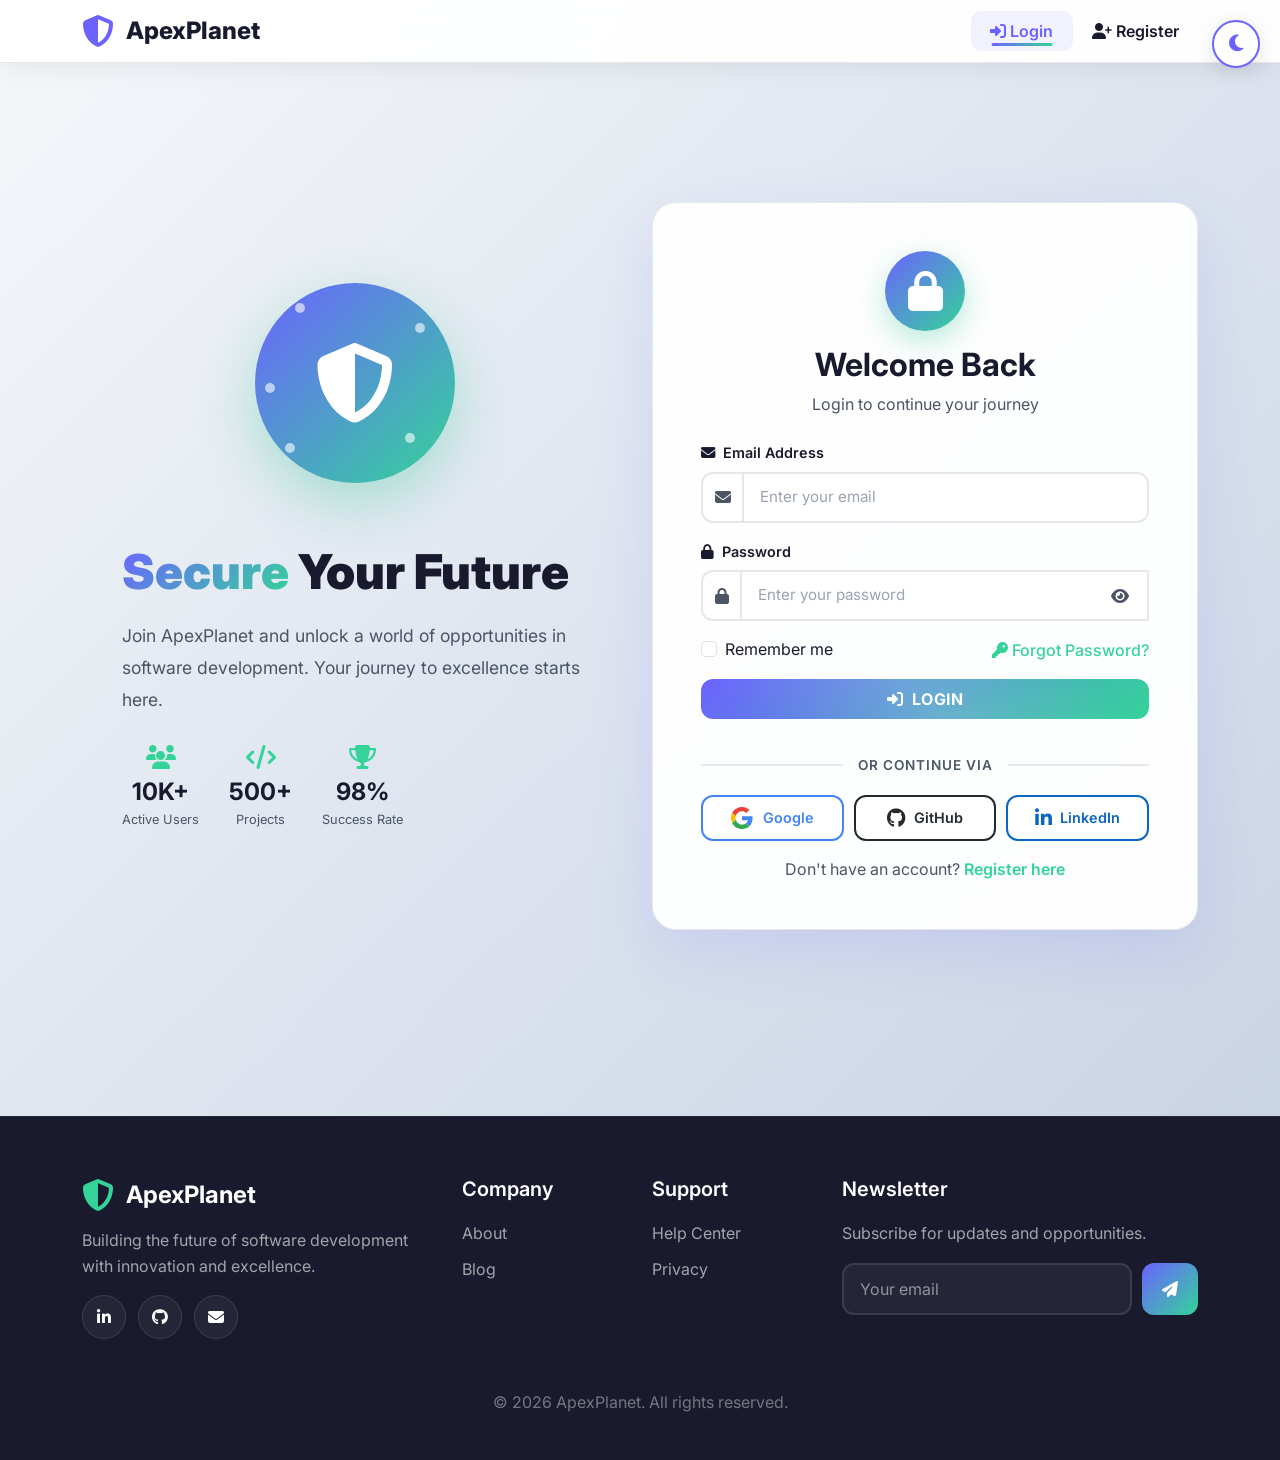
<file: internship-task-2/index.html>
<!DOCTYPE html>
<html lang="en">
<head>
    <meta charset="UTF-8">
    <meta name="viewport" content="width=device-width, initial-scale=1.0">
    <title>Login - ApexPlanet</title>
    
    <!-- Bootstrap 5 CDN -->
    <link href="https://cdn.jsdelivr.net/npm/bootstrap@5.3.0/dist/css/bootstrap.min.css" rel="stylesheet">
    
    <!-- Google Fonts -->
    <link href="https://fonts.googleapis.com/css2?family=Inter:wght@300;400;500;600;700;800;900&display=swap" rel="stylesheet">
    
    <!-- Font Awesome Icons -->
    <link rel="stylesheet" href="https://cdnjs.cloudflare.com/ajax/libs/font-awesome/6.4.0/css/all.min.css">
    
    <!-- AOS Animation Library -->
    <link href="https://unpkg.com/aos@2.3.1/dist/aos.css" rel="stylesheet">
    
    <!-- Custom CSS -->
    <link rel="stylesheet" href="css/style.css">
</head>
<body>
    <!-- Dark Mode Toggle - Clean Circle Button -->
    <div class="theme-toggle-wrapper">
        <button class="theme-toggle-circle" id="themeToggle" aria-label="Toggle Dark Mode">
            <i class="fas fa-moon"></i>
        </button>
    </div>

    <!-- Navbar -->
    <nav class="navbar navbar-expand-lg fixed-top">
        <div class="container">
            <a class="navbar-brand" href="#">
                <div class="brand-logo">
                    <i class="fas fa-shield-halved"></i>
                    <span>ApexPlanet</span>
                </div>
            </a>
            <button class="navbar-toggler" type="button" data-bs-toggle="collapse" data-bs-target="#navbarNav">
                <span class="navbar-toggler-icon"></span>
            </button>
            <div class="collapse navbar-collapse" id="navbarNav">
                <ul class="navbar-nav ms-auto">
                    <li class="nav-item">
                        <a class="nav-link active" href="index.html">
                            <i class="fas fa-sign-in-alt me-1"></i>Login
                        </a>
                    </li>
                    <li class="nav-item">
                        <a class="nav-link" href="register.html">
                            <i class="fas fa-user-plus me-1"></i>Register
                        </a>
                    </li>
                </ul>
            </div>
        </div>
    </nav>

    <!-- Hero Section with Shield -->
    <section class="hero-section">
        <div class="container">
            <div class="row align-items-center min-vh-100">
                <!-- Left Side - Shield Image -->
                <div class="col-lg-6 d-none d-lg-block" data-aos="fade-right" data-aos-duration="1000">
                    <div class="hero-image-wrapper">
                        <div class="floating-shield">
                            <i class="fas fa-shield-halved"></i>
                            <div class="shield-particles">
                                <span class="particle"></span>
                                <span class="particle"></span>
                                <span class="particle"></span>
                                <span class="particle"></span>
                                <span class="particle"></span>
                            </div>
                        </div>
                        <div class="hero-content-text">
                            <h1 class="hero-title">
                                <span class="gradient-text">Secure</span> Your Future
                            </h1>
                            <p class="hero-description">
                                Join ApexPlanet and unlock a world of opportunities in software development.
                                Your journey to excellence starts here.
                            </p>
                            <div class="hero-stats">
                                <div class="stat-item">
                                    <i class="fas fa-users"></i>
                                    <span>10K+</span>
                                    <small>Active Users</small>
                                </div>
                                <div class="stat-item">
                                    <i class="fas fa-code"></i>
                                    <span>500+</span>
                                    <small>Projects</small>
                                </div>
                                <div class="stat-item">
                                    <i class="fas fa-trophy"></i>
                                    <span>98%</span>
                                    <small>Success Rate</small>
                                </div>
                            </div>
                        </div>
                    </div>
                </div>

                <!-- Right Side - Login Form -->
                <div class="col-lg-6 col-md-10 mx-auto" data-aos="fade-left" data-aos-duration="1000">
                    <div class="card form-card animate-fade-in">
                        <div class="card-body p-5">
                            <div class="text-center mb-4">
                                <!-- Lock Logo -->
                                <div class="brand-icon">
                                    <i class="fas fa-lock"></i>
                                </div>
                                <h2 class="fw-bold welcome-title">Welcome Back</h2>
                                <p class="text-muted subtitle-text">Login to continue your journey</p>
                            </div>

                            <form id="loginForm" novalidate>
                                <div class="mb-3">
                                    <label for="loginEmail" class="form-label fw-semibold">
                                        <i class="fas fa-envelope me-2"></i>Email Address
                                    </label>
                                    <div class="input-group">
                                        <span class="input-group-text"><i class="fas fa-envelope"></i></span>
                                        <input type="email" class="form-control" id="loginEmail" 
                                               placeholder="Enter your email" required>
                                    </div>
                                    <div class="invalid-feedback">Please enter a valid email.</div>
                                </div>

                                <div class="mb-3">
                                    <label for="loginPassword" class="form-label fw-semibold">
                                        <i class="fas fa-lock me-2"></i>Password
                                    </label>
                                    <div class="password-wrapper input-group">
                                        <span class="input-group-text"><i class="fas fa-lock"></i></span>
                                        <input type="password" class="form-control" id="loginPassword" 
                                               placeholder="Enter your password" required>
                                        <button type="button" class="toggle-password" onclick="togglePassword('loginPassword')">
                                            <i class="fas fa-eye"></i>
                                        </button>
                                    </div>
                                    <div class="invalid-feedback">Please enter your password.</div>
                                </div>

                                <div class="mb-3 d-flex justify-content-between align-items-center">
                                    <div class="form-check">
                                        <input class="form-check-input" type="checkbox" id="rememberMe">
                                        <label class="form-check-label remember-label" for="rememberMe">
                                            Remember me
                                        </label>
                                    </div>
                                    <a href="#" class="text-decoration-none forgot-link">
                                        <i class="fas fa-key me-1"></i>Forgot Password?
                                    </a>
                                </div>

                                <button type="submit" class="btn btn-primary w-100 py-2 mb-3">
                                    <i class="fas fa-sign-in-alt me-2"></i>LOGIN
                                    <span class="btn-shimmer"></span>
                                </button>

                                <div class="divider">
                                    <span>OR CONTINUE VIA</span>
                                </div>

                             <div class="social-login">
    <button type="button" class="btn social-btn google">
        <span class="google-logo">
            <svg viewBox="0 0 48 48" width="22" height="22">
                <path fill="#EA4335" d="M24 9.5c3.54 0 6.71 1.22 9.21 3.6l6.85-6.85C35.9 2.38 30.47 0 24 0 14.62 0 6.51 5.38 2.56 13.22l7.98 6.19C12.43 13.72 17.74 9.5 24 9.5z"/>
                <path fill="#4285F4" d="M46.98 24.55c0-1.57-.15-3.09-.38-4.55H24v9.02h12.94c-.58 2.96-2.26 5.48-4.78 7.18l7.73 6c4.51-4.18 7.09-10.36 7.09-17.65z"/>
                <path fill="#FBBC05" d="M10.53 28.59c-.48-1.45-.76-2.99-.76-4.59s.27-3.14.76-4.59l-7.98-6.19C.92 16.46 0 20.12 0 24c0 3.88.92 7.54 2.56 10.78l7.97-6.19z"/>
                <path fill="#34A853" d="M24 48c6.48 0 11.93-2.13 15.89-5.81l-7.73-6c-2.15 1.45-4.92 2.3-8.16 2.3-6.26 0-11.57-4.22-13.47-9.91l-7.98 6.19C6.51 42.62 14.62 48 24 48z"/>
                <path fill="none" d="M0 0h48v48H0z"/>
            </svg>
        </span>
        Google
    </button>
    <button type="button" class="btn social-btn github">
        <i class="fab fa-github"></i> GitHub
    </button>
    <button type="button" class="btn social-btn linkedin">
        <i class="fab fa-linkedin-in"></i> LinkedIn
    </button>
</div>

                                <p class="text-center mt-3 mb-0 account-text">
                                    Don't have an account? 
                                    <a href="register.html" class="text-decoration-none fw-semibold register-link">Register here</a>
                                </p>
                            </form>
                        </div>
                    </div>
                </div>
            </div>
        </div>
    </section>
    <!-- ===== HELP CENTER MODAL (Add this before footer) ===== -->
    <div class="modal fade" id="helpModal" tabindex="-1" aria-labelledby="helpModalLabel" aria-hidden="true">
        <div class="modal-dialog modal-dialog-centered">
            <div class="modal-content">
                <div class="modal-header" style="background: linear-gradient(135deg, var(--primary-color), var(--light-green));">
                    <h5 class="modal-title text-white" id="helpModalLabel">
                        <i class="fas fa-headset me-2"></i>
                        Help Center
                    </h5>
                    <button type="button" class="btn-close btn-close-white" data-bs-dismiss="modal" aria-label="Close"></button>
                </div>
                <div class="modal-body text-center py-4">
                    <div class="help-icon mb-3">
                        <i class="fas fa-phone-alt" style="font-size: 4rem; color: var(--light-green);"></i>
                    </div>
                    <h4 class="fw-bold">Need Help?</h4>
                    <p class="text-muted">Contact our support team for any assistance</p>
                    <div class="contact-card p-4" style="background: var(--light-green-bg); border-radius: 16px;">
                        <div class="d-flex align-items-center justify-content-center gap-3">
                            <i class="fas fa-phone" style="color: var(--light-green); font-size: 1.5rem;"></i>
                            <div>
                                <h6 class="mb-0">Call us at</h6>
                                <h4 class="fw-bold" style="color: var(--light-green);">+91 9796143143</h4>
                            </div>
                        </div>
                    </div>
                    <div class="mt-3">
                        <p class="text-muted mb-1">Or email us at</p>
                        <a href="mailto:suryareddy5377@gmail.com" class="text-decoration-none fw-bold" style="color: var(--primary-color);">
                            <i class="fas fa-envelope me-2"></i>suryareddy5377@gmail.com
                        </a>
                    </div>
                </div>
                <div class="modal-footer">
                    <button type="button" class="btn btn-primary" data-bs-dismiss="modal">
                        <i class="fas fa-times me-2"></i>Close
                    </button>
                </div>
            </div>
        </div>
    </div>
 <!-- Footer -->
<footer class="footer">
    <div class="container">
        <div class="row g-4">
            <div class="col-lg-4 col-md-6">
                <div class="footer-brand">
                    <i class="fas fa-shield-halved"></i>
                    <span>ApexPlanet</span>
                </div>
                <p class="footer-text">Building the future of software development with innovation and excellence.</p>
                <div class="social-icons">
                    <a href="https://www.linkedin.com/in/surya-manohar-reddy-goluguri-110299366" target="_blank" aria-label="LinkedIn"><i class="fab fa-linkedin-in"></i></a>
                    <a href="https://github.com/SuryaReddy-5377" target="_blank" aria-label="GitHub"><i class="fab fa-github"></i></a>
                    <a href="mailto:suryareddy5377@gmail.com" aria-label="Email"><i class="fas fa-envelope"></i></a>
                </div>
            </div>
            <div class="col-lg-2 col-md-6">
                <h5>Company</h5>
                <ul class="list-unstyled">
                    <li><a href="#">About</a></li>
                    <li><a href="#">Blog</a></li>
                </ul>
            </div>
            <div class="col-lg-2 col-md-6">
                <h5>Support</h5>
                <ul class="list-unstyled"><li><a href="#" data-bs-toggle="modal" data-bs-target="#helpModal">Help Center</a></li>
                    <li><a href="#">Privacy</a></li>
                </ul>
            </div>
            <div class="col-lg-4 col-md-6">
                <h5>Newsletter</h5>
                <p class="footer-text">Subscribe for updates and opportunities.</p>
                <div class="newsletter-input">
                    <input type="email" placeholder="Your email">
                    <button><i class="fas fa-paper-plane"></i></button>
                </div>
            </div>
        </div>
        <hr>
        <p class="text-center footer-copyright">© 2026 ApexPlanet. All rights reserved.</p>
    </div>
</footer>

    <!-- Bootstrap JS -->
    <script src="https://cdn.jsdelivr.net/npm/bootstrap@5.3.0/dist/js/bootstrap.bundle.min.js"></script>
    
    <!-- AOS Animation -->
    <script src="https://unpkg.com/aos@2.3.1/dist/aos.js"></script>
    
    <!-- Custom JS -->
    <script src="js/script.js"></script>
</body>
</html>
</file>
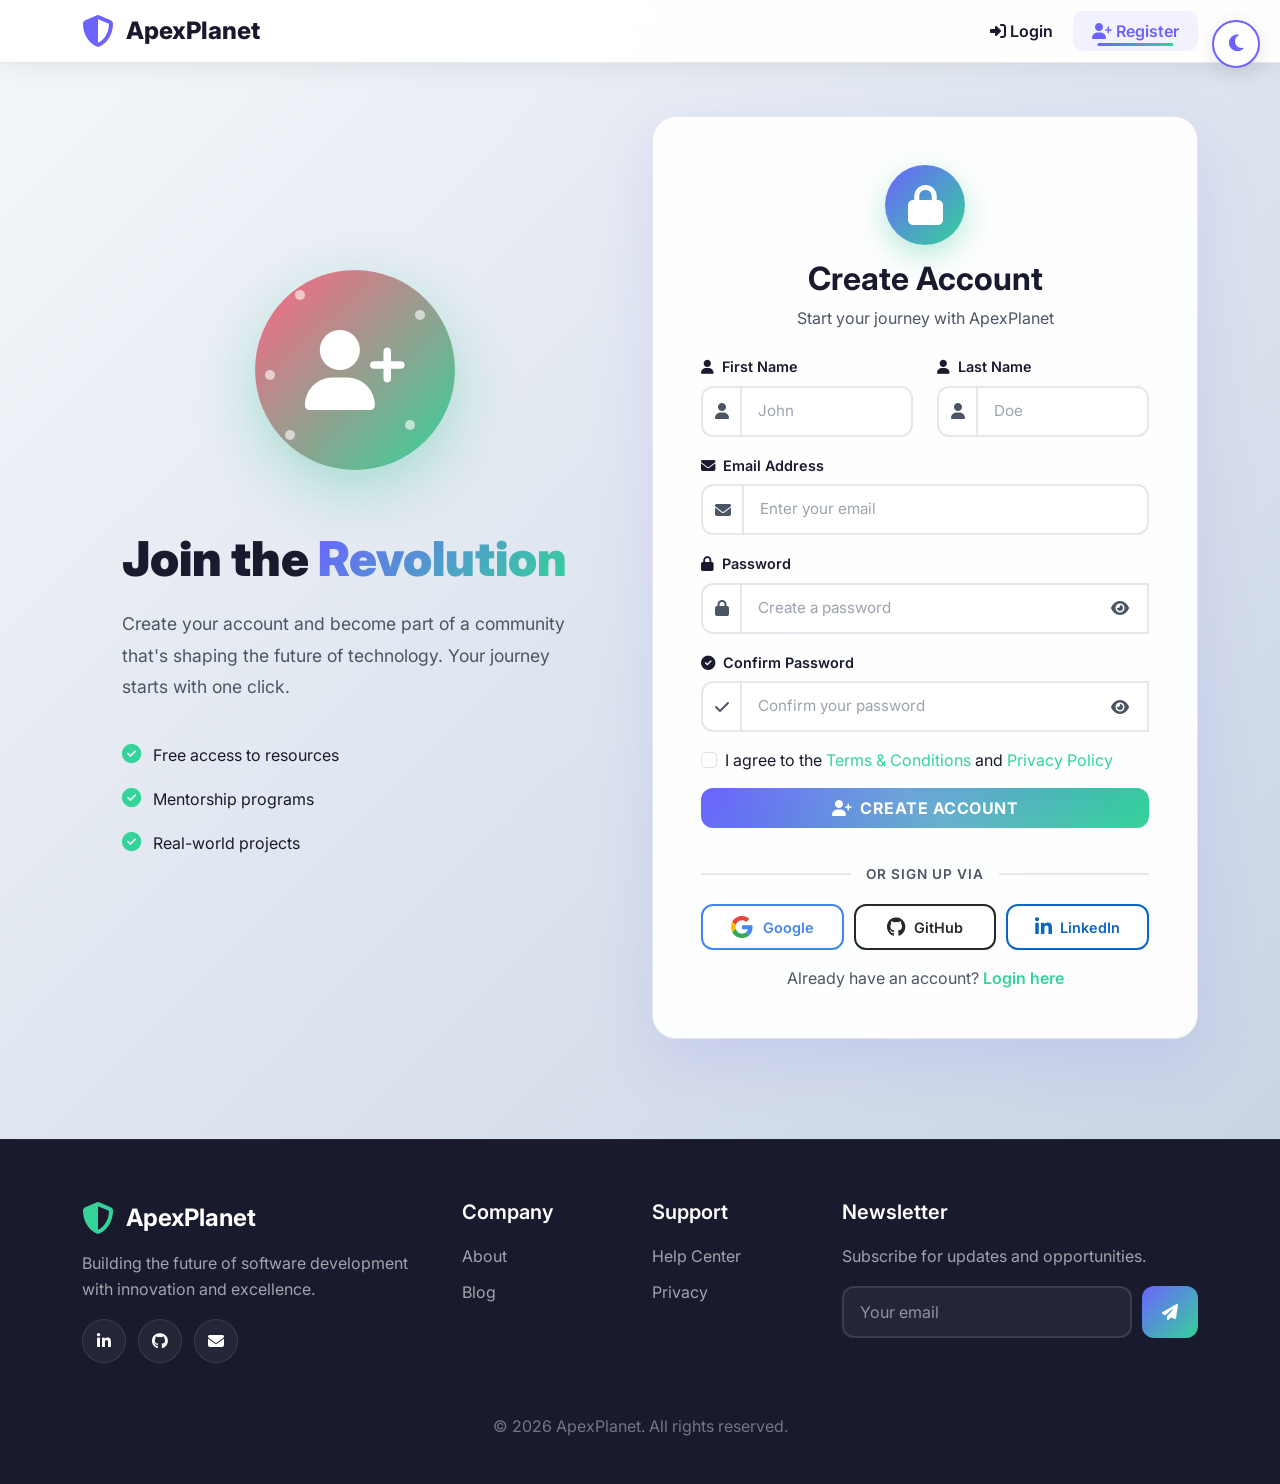
<file: internship-task-2/register.html>
<!DOCTYPE html>
<html lang="en">
<head>
    <meta charset="UTF-8">
    <meta name="viewport" content="width=device-width, initial-scale=1.0">
    <title>Register - ApexPlanet</title>
    
    <!-- Bootstrap 5 CDN -->
    <link href="https://cdn.jsdelivr.net/npm/bootstrap@5.3.0/dist/css/bootstrap.min.css" rel="stylesheet">
    
    <!-- Google Fonts -->
    <link href="https://fonts.googleapis.com/css2?family=Inter:wght@300;400;500;600;700;800;900&display=swap" rel="stylesheet">
    
    <!-- Font Awesome Icons -->
    <link rel="stylesheet" href="https://cdnjs.cloudflare.com/ajax/libs/font-awesome/6.4.0/css/all.min.css">
    
    <!-- AOS Animation Library -->
    <link href="https://unpkg.com/aos@2.3.1/dist/aos.css" rel="stylesheet">
    
    <!-- Custom CSS -->
    <link rel="stylesheet" href="css/style.css">
</head>
<body>
    <!-- Dark Mode Toggle -->
    <div class="theme-toggle-wrapper">
        <button class="theme-toggle-circle" id="themeToggle" aria-label="Toggle Dark Mode">
            <i class="fas fa-moon"></i>
        </button>
    </div>

    <!-- Navbar -->
    <nav class="navbar navbar-expand-lg fixed-top">
        <div class="container">
            <a class="navbar-brand" href="#">
                <div class="brand-logo">
                    <i class="fas fa-shield-halved"></i>
                    <span>ApexPlanet</span>
                </div>
            </a>
            <button class="navbar-toggler" type="button" data-bs-toggle="collapse" data-bs-target="#navbarNav">
                <span class="navbar-toggler-icon"></span>
            </button>
            <div class="collapse navbar-collapse" id="navbarNav">
                <ul class="navbar-nav ms-auto">
                    <li class="nav-item">
                        <a class="nav-link" href="index.html">
                            <i class="fas fa-sign-in-alt me-1"></i>Login
                        </a>
                    </li>
                    <li class="nav-item">
                        <a class="nav-link active" href="register.html">
                            <i class="fas fa-user-plus me-1"></i>Register
                        </a>
                    </li>
                </ul>
            </div>
        </div>
    </nav>

    <!-- Registration Section -->
    <section class="register-section">
        <div class="container">
            <div class="row align-items-center min-vh-100">
                <!-- Left Side - Shield Image -->
                <div class="col-lg-6 d-none d-lg-block" data-aos="fade-right" data-aos-duration="1000">
                    <div class="hero-image-wrapper">
                        <div class="floating-shield register-shield">
                            <i class="fas fa-user-plus"></i>
                            <div class="shield-particles">
                                <span class="particle"></span>
                                <span class="particle"></span>
                                <span class="particle"></span>
                                <span class="particle"></span>
                                <span class="particle"></span>
                            </div>
                        </div>
                        <div class="hero-content-text">
                            <h1 class="hero-title">
                                Join the <span class="gradient-text">Revolution</span>
                            </h1>
                            <p class="hero-description">
                                Create your account and become part of a community that's shaping 
                                the future of technology. Your journey starts with one click.
                            </p>
                            <div class="hero-features">
                                <div class="feature-item">
                                    <i class="fas fa-check-circle"></i>
                                    <span>Free access to resources</span>
                                </div>
                                <div class="feature-item">
                                    <i class="fas fa-check-circle"></i>
                                    <span>Mentorship programs</span>
                                </div>
                                <div class="feature-item">
                                    <i class="fas fa-check-circle"></i>
                                    <span>Real-world projects</span>
                                </div>
                            </div>
                        </div>
                    </div>
                </div>

                <!-- Right Side - Registration Form -->
                <div class="col-lg-6 col-md-10 mx-auto" data-aos="fade-left" data-aos-duration="1000">
                    <div class="card form-card animate-fade-in">
                        <div class="card-body p-5">
                            <div class="text-center mb-4">
                                <div class="brand-icon">
                                    <i class="fas fa-lock"></i>
                                </div>
                                <h2 class="fw-bold welcome-title">Create Account</h2>
                                <p class="text-muted subtitle-text">Start your journey with ApexPlanet</p>
                            </div>

                            <form id="registerForm">
                                <div class="row">
                                    <div class="col-md-6 mb-3">
                                        <label for="firstName" class="form-label fw-semibold">
                                            <i class="fas fa-user me-2"></i>First Name
                                        </label>
                                        <div class="input-group">
                                            <span class="input-group-text"><i class="fas fa-user"></i></span>
                                            <input type="text" class="form-control" id="firstName" 
                                                   placeholder="John">
                                        </div>
                                    </div>
                                    <div class="col-md-6 mb-3">
                                        <label for="lastName" class="form-label fw-semibold">
                                            <i class="fas fa-user me-2"></i>Last Name
                                        </label>
                                        <div class="input-group">
                                            <span class="input-group-text"><i class="fas fa-user"></i></span>
                                            <input type="text" class="form-control" id="lastName" 
                                                   placeholder="Doe">
                                        </div>
                                    </div>
                                </div>

                                <div class="mb-3">
                                    <label for="registerEmail" class="form-label fw-semibold">
                                        <i class="fas fa-envelope me-2"></i>Email Address
                                    </label>
                                    <div class="input-group">
                                        <span class="input-group-text"><i class="fas fa-envelope"></i></span>
                                        <input type="email" class="form-control" id="registerEmail" 
                                               placeholder="Enter your email">
                                    </div>
                                    <div id="emailStatus" class="form-text"></div>
                                </div>

                                <div class="mb-3">
                                    <label for="registerPassword" class="form-label fw-semibold">
                                        <i class="fas fa-lock me-2"></i>Password
                                    </label>
                                    <div class="password-wrapper input-group">
                                        <span class="input-group-text"><i class="fas fa-lock"></i></span>
                                        <input type="password" class="form-control" id="registerPassword" 
                                               placeholder="Create a password" minlength="6">
                                        <button type="button" class="toggle-password" onclick="togglePassword('registerPassword')">
                                            <i class="fas fa-eye"></i>
                                        </button>
                                    </div>
                                    <div class="password-strength" id="passwordStrength"></div>
                                </div>

                                <div class="mb-3">
                                    <label for="confirmPassword" class="form-label fw-semibold">
                                        <i class="fas fa-check-circle me-2"></i>Confirm Password
                                    </label>
                                    <div class="password-wrapper input-group">
                                        <span class="input-group-text"><i class="fas fa-check"></i></span>
                                        <input type="password" class="form-control" id="confirmPassword" 
                                               placeholder="Confirm your password">
                                        <button type="button" class="toggle-password" onclick="togglePassword('confirmPassword')">
                                            <i class="fas fa-eye"></i>
                                        </button>
                                    </div>
                                    <div id="passwordMatch" class="form-text"></div>
                                </div>
<div class="mb-3">
    <div class="form-check">
        <input class="form-check-input" type="checkbox" id="termsCheck">
        <label class="form-check-label terms-label" for="termsCheck">
            I agree to the 
            <a href="#" class="text-decoration-none" data-bs-toggle="modal" data-bs-target="#termsModal">Terms & Conditions</a>
            and 
            <a href="#" class="text-decoration-none" data-bs-toggle="modal" data-bs-target="#privacyModal">Privacy Policy</a>
        </label>
    </div>
</div>

                                <button type="submit" class="btn btn-primary w-100 py-2 mb-3">
                                    <i class="fas fa-user-plus me-2"></i>CREATE ACCOUNT
                                    <span class="btn-shimmer"></span>
                                </button>

                                <div class="divider">
                                    <span>OR SIGN UP VIA</span>
                                </div>

                                <div class="social-login">
                                    <button type="button" class="btn social-btn google">
                                        <span class="google-logo">
                                            <svg viewBox="0 0 48 48" width="22" height="22">
                                                <path fill="#EA4335" d="M24 9.5c3.54 0 6.71 1.22 9.21 3.6l6.85-6.85C35.9 2.38 30.47 0 24 0 14.62 0 6.51 5.38 2.56 13.22l7.98 6.19C12.43 13.72 17.74 9.5 24 9.5z"/>
                                                <path fill="#4285F4" d="M46.98 24.55c0-1.57-.15-3.09-.38-4.55H24v9.02h12.94c-.58 2.96-2.26 5.48-4.78 7.18l7.73 6c4.51-4.18 7.09-10.36 7.09-17.65z"/>
                                                <path fill="#FBBC05" d="M10.53 28.59c-.48-1.45-.76-2.99-.76-4.59s.27-3.14.76-4.59l-7.98-6.19C.92 16.46 0 20.12 0 24c0 3.88.92 7.54 2.56 10.78l7.97-6.19z"/>
                                                <path fill="#34A853" d="M24 48c6.48 0 11.93-2.13 15.89-5.81l-7.73-6c-2.15 1.45-4.92 2.3-8.16 2.3-6.26 0-11.57-4.22-13.47-9.91l-7.98 6.19C6.51 42.62 14.62 48 24 48z"/>
                                                <path fill="none" d="M0 0h48v48H0z"/>
                                            </svg>
                                        </span>
                                        Google
                                    </button>
                                    <button type="button" class="btn social-btn github">
                                        <i class="fab fa-github"></i> GitHub
                                    </button>
                                    <button type="button" class="btn social-btn linkedin">
                                        <i class="fab fa-linkedin-in"></i> LinkedIn
                                    </button>
                                </div>

                                <p class="text-center mt-3 mb-0 account-text">
                                    Already have an account? 
                                    <a href="index.html" class="text-decoration-none fw-semibold register-link">Login here</a>
                                </p>
                            </form>
                        </div>
                    </div>
                </div>
            </div>
        </div>
    </section>
<!-- Terms & Conditions Modal -->
<div class="modal fade" id="termsModal" tabindex="-1" aria-labelledby="termsModalLabel" aria-hidden="true">
    <div class="modal-dialog modal-dialog-scrollable">
        <div class="modal-content">
            <div class="modal-header">
                <h5 class="modal-title" id="termsModalLabel">Terms & Conditions</h5>
                <button type="button" class="btn-close" data-bs-dismiss="modal" aria-label="Close"></button>
            </div>
            <div class="modal-body">
                <h6>1. Acceptance of Terms</h6>
                <p>By creating an account with ApexPlanet, you agree to these terms and conditions.</p>
                
                <h6>2. User Account</h6>
                <p>You are responsible for maintaining the confidentiality of your account credentials.</p>
                
                <h6>3. User Conduct</h6>
                <p>You agree to use the platform responsibly and not engage in any harmful activities.</p>
                
                <h6>4. Intellectual Property</h6>
                <p>All content on this platform is the property of ApexPlanet and protected by copyright laws.</p>
                
                <h6>5. Termination</h6>
                <p>We reserve the right to terminate accounts that violate these terms.</p>
                
                <h6>6. Changes to Terms</h6>
                <p>We may update these terms from time to time. Continued use constitutes acceptance.</p>
                
                <h6>7. Contact</h6>
                <p>For any questions, please contact us at support@apexplanet.com</p>
            </div>
            <div class="modal-footer">
                <button type="button" class="btn btn-secondary" data-bs-dismiss="modal">Close</button>
                <button type="button" class="btn btn-primary" data-bs-dismiss="modal">I Agree</button>
            </div>
        </div>
    </div>
</div>

<!-- Privacy Policy Modal -->
<div class="modal fade" id="privacyModal" tabindex="-1" aria-labelledby="privacyModalLabel" aria-hidden="true">
    <div class="modal-dialog modal-dialog-scrollable">
        <div class="modal-content">
            <div class="modal-header">
                <h5 class="modal-title" id="privacyModalLabel">Privacy Policy</h5>
                <button type="button" class="btn-close" data-bs-dismiss="modal" aria-label="Close"></button>
            </div>
            <div class="modal-body">
                <h6>1. Information We Collect</h6>
                <p>We collect personal information such as name, email address, and usage data.</p>
                
                <h6>2. How We Use Information</h6>
                <p>We use your information to provide services, improve our platform, and send updates.</p>
                
                <h6>3. Data Security</h6>
                <p>We implement security measures to protect your personal information.</p>
                
                <h6>4. Cookies</h6>
                <p>We use cookies to enhance your experience on our platform.</p>
                
                <h6>5. Third-Party Services</h6>
                <p>We may use third-party services to help us operate our platform.</p>
                
                <h6>6. Your Rights</h6>
                <p>You have the right to access, modify, or delete your personal data.</p>
                
                <h6>7. Contact</h6>
                <p>For privacy concerns, contact us at privacy@apexplanet.com</p>
            </div>
            <div class="modal-footer">
                <button type="button" class="btn btn-secondary" data-bs-dismiss="modal">Close</button>
                <button type="button" class="btn btn-primary" data-bs-dismiss="modal">I Agree</button>
            </div>
        </div>
    </div>
</div>
    <!-- Footer -->
    <footer class="footer">
        <div class="container">
            <div class="row g-4">
                <div class="col-lg-4 col-md-6">
                    <div class="footer-brand">
                        <i class="fas fa-shield-halved"></i>
                        <span>ApexPlanet</span>
                    </div>
                    <p class="footer-text">Building the future of software development with innovation and excellence.</p>
                    <div class="social-icons">
                        <a href="https://www.linkedin.com/in/surya-manohar-reddy-goluguri-110299366" target="_blank" aria-label="LinkedIn">
                            <i class="fab fa-linkedin-in"></i>
                        </a>
                        <a href="https://github.com/SuryaReddy-5377" target="_blank" aria-label="GitHub">
                            <i class="fab fa-github"></i>
                        </a>
                        <a href="mailto:suryareddy5377@gmail.com" aria-label="Email">
                            <i class="fas fa-envelope"></i>
                        </a>
                    </div>
                </div>
                <div class="col-lg-2 col-md-6">
                    <h5>Company</h5>
                    <ul class="list-unstyled">
                        <li><a href="#">About</a></li>
                        <li><a href="#">Blog</a></li>
                    </ul>
                </div>
                <div class="col-lg-2 col-md-6">
                    <h5>Support</h5>
                    <ul class="list-unstyled">
                        <li><a href="#">Help Center</a></li>
                        <li><a href="#">Privacy</a></li>
                    </ul>
                </div>
                <div class="col-lg-4 col-md-6">
                    <h5>Newsletter</h5>
                    <p class="footer-text">Subscribe for updates and opportunities.</p>
                    <div class="newsletter-input">
                        <input type="email" placeholder="Your email">
                        <button><i class="fas fa-paper-plane"></i></button>
                    </div>
                </div>
            </div>
            <hr>
            <p class="text-center footer-copyright">© 2026 ApexPlanet. All rights reserved.</p>
        </div>
    </footer>

    <!-- Bootstrap JS -->
    <script src="https://cdn.jsdelivr.net/npm/bootstrap@5.3.0/dist/js/bootstrap.bundle.min.js"></script>
    
    <!-- AOS Animation -->
    <script src="https://unpkg.com/aos@2.3.1/dist/aos.js"></script>
    
    <!-- Custom JS -->
    <script src="js/script.js"></script>
</body>
</html>
</file>
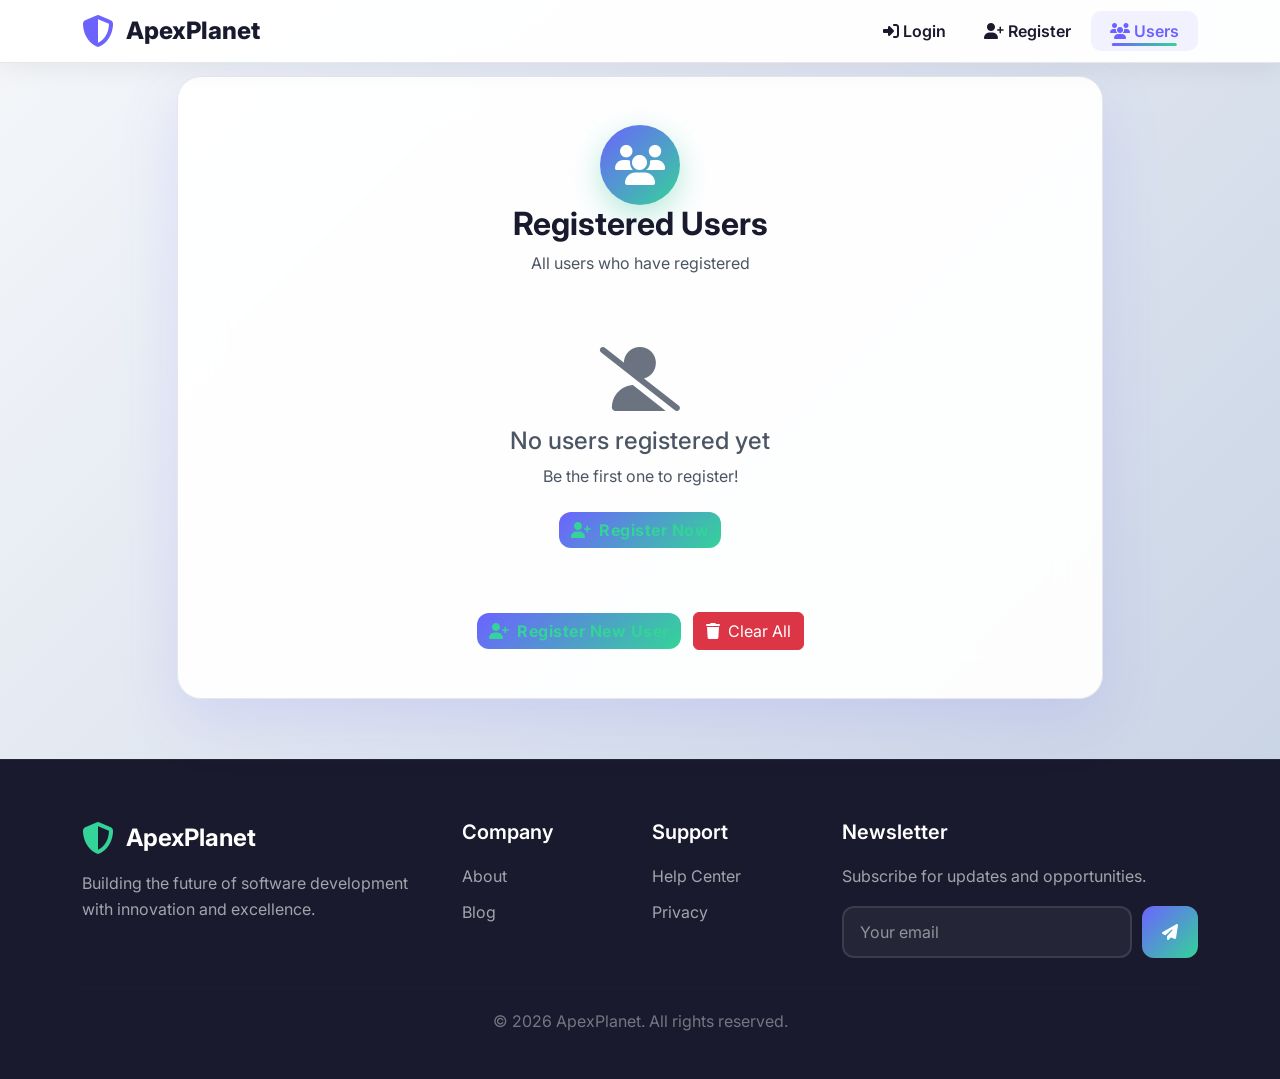
<file: internship-task-2/users.html>
<!DOCTYPE html>
<html lang="en">
<head>
    <meta charset="UTF-8">
    <meta name="viewport" content="width=device-width, initial-scale=1.0">
    <title>Registered Users - ApexPlanet</title>
    
    <link href="https://cdn.jsdelivr.net/npm/bootstrap@5.3.0/dist/css/bootstrap.min.css" rel="stylesheet">
    <link href="https://fonts.googleapis.com/css2?family=Inter:wght@300;400;500;600;700;800;900&display=swap" rel="stylesheet">
    <link rel="stylesheet" href="https://cdnjs.cloudflare.com/ajax/libs/font-awesome/6.4.0/css/all.min.css">
    <link rel="stylesheet" href="css/style.css">
</head>
<body>
    <!-- Navbar -->
    <nav class="navbar navbar-expand-lg fixed-top">
        <div class="container">
            <a class="navbar-brand" href="#">
                <div class="brand-logo">
                    <i class="fas fa-shield-halved"></i>
                    <span>ApexPlanet</span>
                </div>
            </a>
            <button class="navbar-toggler" type="button" data-bs-toggle="collapse" data-bs-target="#navbarNav">
                <span class="navbar-toggler-icon"></span>
            </button>
            <div class="collapse navbar-collapse" id="navbarNav">
                <ul class="navbar-nav ms-auto">
                    <li class="nav-item">
                        <a class="nav-link" href="index.html">
                            <i class="fas fa-sign-in-alt me-1"></i>Login
                        </a>
                    </li>
                    <li class="nav-item">
                        <a class="nav-link" href="register.html">
                            <i class="fas fa-user-plus me-1"></i>Register
                        </a>
                    </li>
                    <li class="nav-item">
                        <a class="nav-link active" href="users.html">
                            <i class="fas fa-users me-1"></i>Users
                        </a>
                    </li>
                </ul>
            </div>
        </div>
    </nav>

    <!-- Users Section -->
    <section class="users-section">
        <div class="container">
            <div class="row justify-content-center">
                <div class="col-lg-10">
                    <div class="card form-card animate-fade-in">
                        <div class="card-body p-5">
                            <div class="text-center mb-4">
                                <div class="brand-icon">
                                    <i class="fas fa-users"></i>
                                </div>
                                <h2 class="fw-bold">Registered Users</h2>
                                <p class="text-muted">All users who have registered</p>
                            </div>

                            <div id="userList">
                                <!-- Users will be displayed here -->
                            </div>

                            <div class="text-center mt-3">
                                <a href="register.html" class="btn btn-primary">
                                    <i class="fas fa-user-plus me-2"></i>Register New User
                                </a>
                                <button onclick="clearUsers()" class="btn btn-danger ms-2">
                                    <i class="fas fa-trash me-2"></i>Clear All
                                </button>
                            </div>
                        </div>
                    </div>
                </div>
            </div>
        </div>
    </section>

    <!-- Footer -->
    <footer class="footer">
        <div class="container">
            <div class="row g-4">
                <div class="col-lg-4 col-md-6">
                    <div class="footer-brand">
                        <i class="fas fa-shield-halved"></i>
                        <span>ApexPlanet</span>
                    </div>
                    <p class="footer-text">Building the future of software development with innovation and excellence.</p>
                </div>
                <div class="col-lg-2 col-md-6">
                    <h5>Company</h5>
                    <ul class="list-unstyled">
                        <li><a href="#">About</a></li>
                        <li><a href="#">Blog</a></li>
                    </ul>
                </div>
                <div class="col-lg-2 col-md-6">
                    <h5>Support</h5>
                    <ul class="list-unstyled">
                        <li><a href="#" data-bs-toggle="modal" data-bs-target="#helpModal">Help Center</a></li>
                        <li><a href="#">Privacy</a></li>
                    </ul>
                </div>
                <div class="col-lg-4 col-md-6">
                    <h5>Newsletter</h5>
                    <p class="footer-text">Subscribe for updates and opportunities.</p>
                    <div class="newsletter-input">
                        <input type="email" placeholder="Your email">
                        <button><i class="fas fa-paper-plane"></i></button>
                    </div>
                </div>
            </div>
            <hr>
            <p class="text-center footer-copyright">© 2026 ApexPlanet. All rights reserved.</p>
        </div>
    </footer>

    <!-- Help Modal -->
    <div class="modal fade" id="helpModal" tabindex="-1" aria-labelledby="helpModalLabel" aria-hidden="true">
        <div class="modal-dialog modal-dialog-centered">
            <div class="modal-content">
                <div class="modal-header" style="background: linear-gradient(135deg, var(--primary-color), var(--light-green));">
                    <h5 class="modal-title text-white">
                        <i class="fas fa-headset me-2"></i>Help Center
                    </h5>
                    <button type="button" class="btn-close btn-close-white" data-bs-dismiss="modal"></button>
                </div>
                <div class="modal-body text-center py-4">
                    <div class="help-icon mb-3">
                        <i class="fas fa-phone-alt" style="font-size: 4rem; color: var(--light-green);"></i>
                    </div>
                    <h4 class="fw-bold">Need Help?</h4>
                    <p class="text-muted">Contact our support team</p>
                    <div class="contact-card p-4" style="background: var(--light-green-bg); border-radius: 16px;">
                        <div class="d-flex align-items-center justify-content-center gap-3">
                            <i class="fas fa-phone" style="color: var(--light-green); font-size: 1.5rem;"></i>
                            <div>
                                <h6 class="mb-0">Call us at</h6>
                                <h4 class="fw-bold" style="color: var(--light-green);">+91 9796143143</h4>
                            </div>
                        </div>
                    </div>
                </div>
                <div class="modal-footer">
                    <button type="button" class="btn btn-primary" data-bs-dismiss="modal">Close</button>
                </div>
            </div>
        </div>
    </div>

    <script src="https://cdn.jsdelivr.net/npm/bootstrap@5.3.0/dist/js/bootstrap.bundle.min.js"></script>
    <script src="js/script.js"></script>
    
    <script>
        // Load and display users
        function loadUsers() {
            const users = JSON.parse(localStorage.getItem('registeredUsers')) || [];
            const userList = document.getElementById('userList');
            
            if (users.length === 0) {
                userList.innerHTML = `
                    <div class="text-center py-5">
                        <i class="fas fa-user-slash" style="font-size: 4rem; color: var(--text-muted);"></i>
                        <h4 class="mt-3 text-muted">No users registered yet</h4>
                        <p class="text-muted">Be the first one to register!</p>
                        <a href="register.html" class="btn btn-primary mt-2">
                            <i class="fas fa-user-plus me-2"></i>Register Now
                        </a>
                    </div>
                `;
                return;
            }
            
            let html = `
                <div class="table-responsive">
                    <table class="table table-hover">
                        <thead style="background: linear-gradient(135deg, var(--primary-color), var(--light-green)); color: white;">
                            <tr>
                                <th>#</th>
                                <th><i class="fas fa-user me-2"></i>Name</th>
                                <th><i class="fas fa-envelope me-2"></i>Email</th>
                                <th><i class="fas fa-calendar me-2"></i>Registered At</th>
                            </tr>
                        </thead>
                        <tbody>
            `;
            
            users.forEach((user, index) => {
                html += `
                    <tr>
                        <td><span class="badge" style="background: var(--light-green);">${index + 1}</span></td>
                        <td><strong>${user.firstName} ${user.lastName}</strong></td>
                        <td>${user.email}</td>
                        <td>${user.registeredAt || 'Just now'}</td>
                    </tr>
                `;
            });
            
            html += `
                        </tbody>
                    </table>
                </div>
                <div class="mt-3 text-muted">
                    <i class="fas fa-users me-1"></i>Total Users: <strong>${users.length}</strong>
                </div>
            `;
            
            userList.innerHTML = html;
        }
        
        // Clear all users
        function clearUsers() {
            if (confirm('Are you sure you want to delete all registered users?')) {
                localStorage.removeItem('registeredUsers');
                loadUsers();
                showToast('All users cleared!', 'success');
            }
        }
        
        // Load users on page load
        document.addEventListener('DOMContentLoaded', loadUsers);
        
        // Toast function
        function showToast(message, type = 'success') {
            const container = document.createElement('div');
            container.className = 'toast-container position-fixed bottom-0 end-0 p-3';
            container.style.zIndex = '9999';
            
            const toast = document.createElement('div');
            toast.className = `toast align-items-center text-white bg-${type} border-0 show`;
            toast.innerHTML = `
                <div class="d-flex">
                    <div class="toast-body">
                        <i class="fas ${type === 'success' ? 'fa-check-circle' : 'fa-exclamation-circle'} me-2"></i>
                        ${message}
                    </div>
                    <button type="button" class="btn-close btn-close-white me-2 m-auto" data-bs-dismiss="toast"></button>
                </div>
            `;
            
            container.appendChild(toast);
            document.body.appendChild(container);
            
            setTimeout(() => {
                toast.classList.remove('show');
                setTimeout(() => container.remove(), 300);
            }, 3000);
        }
    </script>
</body>
</html>
</file>
<file: internship-task-2/css/style.css>
/* ===== Root Variables ===== */
:root {
    --primary-color: #6C63FF;
    --primary-dark: #5A52D5;
    --primary-light: #8B83FF;
    --secondary-color: #FF6584;
    --accent-color: #00D4FF;
    --success-green: #10B981;
    --light-green: #34D399;
    --light-green-bg: rgba(16, 185, 129, 0.1);
    --dark-color: #1A1A2E;
    --dark-secondary: #16213E;
    --light-color: #F8F9FA;
    --bg-gradient-start: #f5f7fa;
    --bg-gradient-end: #c3cfe2;
    --card-bg: rgba(255, 255, 255, 0.95);
    --text-primary: #1A1A2E;
    --text-secondary: #4B5563;
    --text-muted: #6B7280;
    --text-light: #9CA3AF;
    --border-color: #E5E7EB;
    --shadow-color: rgba(108, 99, 255, 0.15);
    --transition-speed: 0.4s;
    --input-bg: #ffffff;
    --input-text: #1A1A2E;
    --placeholder-color: #9CA3AF;
    --toggle-bg: #ffffff;
    --toggle-border: #6C63FF;
    --toggle-icon: #6C63FF;
}

/* ===== Dark Mode Variables ===== */
[data-theme="dark"] {
    --bg-gradient-start: #0a0a1a;
    --bg-gradient-end: #1a1a3e;
    --card-bg: rgba(20, 20, 50, 0.95);
    --text-primary: #F8F9FA !important;
    --text-secondary: #D1D5DB !important;
    --text-muted: #9CA3AF !important;
    --text-light: #E5E7EB !important;
    --border-color: #374151;
    --shadow-color: rgba(16, 185, 129, 0.15);
    --input-bg: rgba(255, 255, 255, 0.08);
    --input-text: #F8F9FA !important;
    --placeholder-color: #6B7280;
    --light-color: #1A1A2E;
    --toggle-bg: rgba(255, 255, 255, 0.1);
    --toggle-border: #34D399;
    --toggle-icon: #34D399;
}

/* ===== Global Styles ===== */
* {
    margin: 0;
    padding: 0;
    box-sizing: border-box;
}

html {
    scroll-behavior: smooth;
}

body {
    font-family: 'Inter', sans-serif;
    background: linear-gradient(135deg, var(--bg-gradient-start) 0%, var(--bg-gradient-end) 100%);
    min-height: 100vh;
    padding-top: 76px;
    transition: background 0.4s ease, color 0.4s ease;
    color: var(--text-primary);
}

/* ===== Dark Mode Toggle ===== */
.theme-toggle-wrapper {
    position: fixed;
    top: 20px;
    right: 20px;
    z-index: 9999;
}

.theme-toggle-circle {
    width: 48px;
    height: 48px;
    border-radius: 50%;
    background: var(--toggle-bg);
    border: 2px solid var(--toggle-border);
    color: var(--toggle-icon);
    cursor: pointer;
    display: flex;
    align-items: center;
    justify-content: center;
    transition: all 0.3s ease;
    box-shadow: 0 4px 20px rgba(0, 0, 0, 0.1);
    font-size: 1.2rem;
    backdrop-filter: blur(10px);
    position: relative;
}

.theme-toggle-circle:hover {
    transform: scale(1.1) rotate(15deg);
    box-shadow: 0 8px 30px rgba(108, 99, 255, 0.25);
}

.theme-toggle-circle i {
    transition: transform 0.5s ease;
}

.theme-toggle-circle:hover i {
    transform: rotate(360deg);
}

[data-theme="dark"] .theme-toggle-circle {
    border-color: #34D399;
    box-shadow: 0 4px 20px rgba(52, 211, 153, 0.2);
}

[data-theme="dark"] .theme-toggle-circle i {
    color: #34D399;
}

/* ===== Navbar ===== */
.navbar {
    background: var(--card-bg);
    backdrop-filter: blur(20px);
    box-shadow: 0 2px 30px rgba(0, 0, 0, 0.08);
    transition: all var(--transition-speed);
    border-bottom: 1px solid var(--border-color);
}

.brand-logo {
    display: flex;
    align-items: center;
    gap: 12px;
    font-weight: 800;
    font-size: 1.5rem;
    color: var(--text-primary);
}

.brand-logo i {
    font-size: 2rem;
    color: var(--primary-color);
    animation: pulse 2s infinite;
}

.brand-logo span {
    color: var(--text-primary);
}

@keyframes pulse {
    0%, 100% { transform: scale(1); }
    50% { transform: scale(1.05); }
}

.nav-link {
    font-weight: 600;
    color: var(--text-primary) !important;
    position: relative;
    padding: 0.5rem 1.2rem !important;
    transition: all var(--transition-speed);
    border-radius: 10px;
}

.nav-link::after {
    content: '';
    position: absolute;
    bottom: 5px;
    left: 50%;
    width: 0;
    height: 3px;
    background: linear-gradient(90deg, var(--primary-color), var(--light-green));
    transition: all var(--transition-speed);
    transform: translateX(-50%);
    border-radius: 10px;
}

.nav-link:hover::after,
.nav-link.active::after {
    width: 60%;
}

.nav-link:hover,
.nav-link.active {
    color: var(--primary-color) !important;
    background: rgba(108, 99, 255, 0.08);
}

/* ===== Hero Section ===== */
.hero-section,
.register-section {
    padding: 40px 0;
}

.min-vh-100 {
    min-height: 100vh;
}

.hero-image-wrapper {
    position: relative;
    padding: 20px;
    text-align: center;
}

.floating-shield {
    position: relative;
    width: 200px;
    height: 200px;
    margin: 0 auto 40px;
    background: linear-gradient(135deg, var(--primary-color), var(--light-green));
    border-radius: 50%;
    display: flex;
    align-items: center;
    justify-content: center;
    font-size: 5rem;
    color: white;
    animation: float 3s ease-in-out infinite;
    box-shadow: 0 20px 60px rgba(16, 185, 129, 0.3);
}

.register-shield {
    background: linear-gradient(135deg, #FF6584, var(--light-green));
}

@keyframes float {
    0%, 100% { transform: translateY(0px); }
    50% { transform: translateY(-20px); }
}

.floating-shield i {
    position: relative;
    z-index: 2;
}

.shield-particles {
    position: absolute;
    width: 100%;
    height: 100%;
    top: 0;
    left: 0;
}

.particle {
    position: absolute;
    width: 10px;
    height: 10px;
    background: rgba(255, 255, 255, 0.6);
    border-radius: 50%;
    animation: particleFloat 4s ease-in-out infinite;
}

.particle:nth-child(1) { top: 10%; left: 20%; animation-delay: 0s; }
.particle:nth-child(2) { top: 80%; left: 15%; animation-delay: 1s; }
.particle:nth-child(3) { top: 20%; right: 15%; animation-delay: 2s; }
.particle:nth-child(4) { bottom: 20%; right: 20%; animation-delay: 0.5s; }
.particle:nth-child(5) { top: 50%; left: 5%; animation-delay: 1.5s; }

@keyframes particleFloat {
    0%, 100% { transform: translate(0, 0) scale(1); opacity: 0.6; }
    50% { transform: translate(10px, -20px) scale(1.5); opacity: 1; }
}

.hero-content-text {
    text-align: left;
    padding: 20px;
}

.hero-title {
    font-size: 3rem;
    font-weight: 900;
    margin-bottom: 20px;
    line-height: 1.2;
    color: var(--text-primary) !important;
}

.gradient-text {
    background: linear-gradient(135deg, var(--primary-color), var(--light-green));
    -webkit-background-clip: text;
    -webkit-text-fill-color: transparent;
    background-clip: text;
}

.hero-description {
    font-size: 1.1rem;
    color: var(--text-secondary) !important;
    line-height: 1.8;
    margin-bottom: 30px;
}

.hero-stats {
    display: flex;
    gap: 30px;
    margin-top: 20px;
}

.stat-item {
    text-align: center;
}

.stat-item i {
    display: block;
    font-size: 1.5rem;
    color: var(--light-green);
    margin-bottom: 5px;
}

.stat-item span {
    display: block;
    font-size: 1.5rem;
    font-weight: 700;
    color: var(--text-primary) !important;
}

.stat-item small {
    display: block;
    font-size: 0.8rem;
    color: var(--text-secondary) !important;
}

.hero-features {
    margin-top: 20px;
}

.feature-item {
    display: flex;
    align-items: center;
    gap: 12px;
    padding: 10px 0;
    color: var(--text-primary) !important;
}

.feature-item i {
    color: var(--light-green);
    font-size: 1.2rem;
}

.feature-item span {
    color: var(--text-primary) !important;
}

/* ===== Form Cards ===== */
.form-card {
    border: none;
    border-radius: 24px;
    background: var(--card-bg);
    backdrop-filter: blur(20px);
    box-shadow: 0 20px 60px var(--shadow-color);
    transition: all var(--transition-speed);
    border: 1px solid var(--border-color);
    overflow: hidden;
}

.form-card:hover {
    transform: translateY(-5px);
    box-shadow: 0 30px 80px var(--shadow-color);
}

.animate-fade-in {
    animation: fadeInUp 0.8s ease-out;
}

@keyframes fadeInUp {
    from {
        opacity: 0;
        transform: translateY(30px) scale(0.98);
    }
    to {
        opacity: 1;
        transform: translateY(0) scale(1);
    }
}

.brand-icon {
    width: 80px;
    height: 80px;
    margin: 0 auto;
    background: linear-gradient(135deg, var(--primary-color), var(--light-green));
    border-radius: 50%;
    display: flex;
    align-items: center;
    justify-content: center;
    color: white;
    font-size: 2.5rem;
    box-shadow: 0 10px 30px rgba(16, 185, 129, 0.3);
    animation: pulse 2s infinite;
}

/* ===== Text Styles ===== */
.welcome-title {
    color: var(--text-primary) !important;
    font-weight: 800;
    margin-top: 15px;
}

.subtitle-text {
    color: var(--text-secondary) !important;
}

.account-text {
    color: var(--text-secondary) !important;
}

.register-link {
    color: var(--light-green) !important;
}

.register-link:hover {
    color: var(--success-green) !important;
}

.remember-label {
    color: var(--text-primary) !important;
}

.terms-label {
    color: var(--text-primary) !important;
}

/* ===== Form Inputs ===== */
.input-group-text {
    background: var(--input-bg);
    border: 2px solid var(--border-color);
    border-right: none;
    color: var(--text-secondary) !important;
    border-radius: 12px 0 0 12px;
    transition: all var(--transition-speed);
}

.form-control {
    border: 2px solid var(--border-color);
    border-radius: 0 12px 12px 0;
    padding: 12px 16px;
    font-size: 0.95rem;
    transition: all var(--transition-speed);
    background: var(--input-bg);
    color: var(--input-text) !important;
}

.form-control::placeholder {
    color: var(--placeholder-color) !important;
}

.form-control:focus {
    border-color: var(--light-green);
    box-shadow: 0 0 0 4px rgba(16, 185, 129, 0.15);
    background: var(--input-bg);
    color: var(--input-text) !important;
}

.input-group:focus-within .input-group-text {
    border-color: var(--light-green);
    color: var(--light-green) !important;
}

.form-control.is-valid {
    border-color: var(--success-green);
}

.form-control.is-invalid {
    border-color: #dc3545;
}

.form-label {
    font-weight: 600;
    color: var(--text-primary) !important;
    font-size: 0.9rem;
}

.password-wrapper {
    position: relative;
}

.password-wrapper .form-control {
    border-radius: 0 12px 12px 0;
    padding-right: 50px;
}

.password-wrapper .input-group-text {
    border-radius: 12px 0 0 12px;
}

.toggle-password {
    position: absolute;
    right: 15px;
    top: 50%;
    transform: translateY(-50%);
    background: none;
    border: none;
    color: var(--text-secondary) !important;
    cursor: pointer;
    transition: all var(--transition-speed);
    z-index: 10;
    padding: 5px;
}

.toggle-password:hover {
    color: var(--light-green) !important;
}

.password-strength {
    margin-top: 8px;
    font-size: 0.85rem;
}

/* ===== Buttons ===== */
.btn-primary {
    background: linear-gradient(135deg, var(--primary-color), var(--light-green));
    border: none;
    border-radius: 12px;
    font-weight: 700;
    position: relative;
    overflow: hidden;
    transition: all var(--transition-speed);
    color: white !important;
    letter-spacing: 0.5px;
}

.btn-primary:hover {
    transform: translateY(-2px);
    box-shadow: 0 8px 25px rgba(16, 185, 129, 0.4);
    color: white !important;
}

.btn-primary:active {
    transform: translateY(0);
}

.btn-shimmer {
    position: absolute;
    top: -50%;
    left: -50%;
    width: 200%;
    height: 200%;
    background: linear-gradient(
        45deg,
        transparent 30%,
        rgba(255, 255, 255, 0.15) 50%,
        transparent 70%
    );
    animation: shimmer 3s infinite;
}

@keyframes shimmer {
    0% { transform: translateX(-100%) rotate(45deg); }
    100% { transform: translateX(100%) rotate(45deg); }
}

/* ===== Divider ===== */
.divider {
    display: flex;
    align-items: center;
    text-align: center;
    margin: 20px 0;
}

.divider::before,
.divider::after {
    content: '';
    flex: 1;
    border-bottom: 2px solid var(--border-color);
}

.divider span {
    padding: 0 15px;
    color: var(--text-secondary) !important;
    font-size: 0.85rem;
    font-weight: 600;
    letter-spacing: 1px;
}

/* ============================================================
   SOCIAL LOGIN - WITH REAL BRAND LOGOS
   ============================================================ */
.social-login {
    display: flex;
    gap: 10px;
    margin: 15px 0;
}

.social-btn {
    flex: 1;
    border-radius: 12px;
    font-weight: 600;
    transition: all 0.3s ease;
    border: 2px solid var(--border-color);
    background: var(--input-bg);
    color: var(--text-primary) !important;
    padding: 10px 15px;
    display: flex;
    align-items: center;
    justify-content: center;
    gap: 8px;
    position: relative;
    overflow: hidden;
    font-size: 0.9rem;
}

/* ===== GOOGLE - Fixed Hover ===== */
.social-btn.google {
    border-color: #4285F4;
    color: #4285F4 !important;
    background: white;
    gap: 10px;
}

.social-btn.google .google-logo svg {
    width: 22px;
    height: 22px;
    display: block;
}

.social-btn.google:hover {
    background: #4285F4;
    border-color: #4285F4;
    transform: translateY(-2px);
    box-shadow: 0 8px 25px rgba(66, 133, 244, 0.35);
}


/* ===== GITHUB - Real GitHub Logo ===== */
.social-btn.github {
    border-color: #24292E;
    color: #24292E !important;
    background: white;
}

.social-btn.github i {
    color: #24292E;
    font-size: 1.2rem;
}

.social-btn.github:hover {
    background: #24292E;
    color: white !important;
    border-color: #24292E;
    transform: translateY(-2px);
    box-shadow: 0 8px 25px rgba(36, 41, 46, 0.35);
}

.social-btn.github:hover i {
    color: white !important;
}

[data-theme="dark"] .social-btn.github {
    background: rgba(255, 255, 255, 0.05);
    border-color: #8B949E;
    color: #8B949E !important;
}

[data-theme="dark"] .social-btn.github i {
    color: #8B949E;
}

[data-theme="dark"] .social-btn.github:hover {
    background: #f0f6fc;
    color: #24292E !important;
    border-color: #f0f6fc;
}

[data-theme="dark"] .social-btn.github:hover i {
    color: #24292E !important;
}

/* ===== LINKEDIN - Real LinkedIn Logo ===== */
.social-btn.linkedin {
    border-color: #0A66C2;
    color: #0A66C2 !important;
    background: white;
}

.social-btn.linkedin i {
    color: #0A66C2;
    font-size: 1.2rem;
}

.social-btn.linkedin:hover {
    background: #0A66C2;
    color: white !important;
    border-color: #0A66C2;
    transform: translateY(-2px);
    box-shadow: 0 8px 25px rgba(10, 102, 194, 0.35);
}

.social-btn.linkedin:hover i {
    color: white !important;
}

[data-theme="dark"] .social-btn.linkedin {
    background: rgba(10, 102, 194, 0.1);
    border-color: #0A66C2;
    color: #0A66C2 !important;
}

[data-theme="dark"] .social-btn.linkedin:hover {
    background: #0A66C2;
    color: white !important;
}
/* ===== GOOGLE - Real Google Colors ===== */
.social-btn.google {
    border-color: #4285F4;
    color: #4285F4 !important;
    background: white;
}

.social-btn.google i {
    background: white;
    padding: 2px;
    border-radius: 4px;
    font-size: 1.1rem;
}

.social-btn.google i.fa-google {
    color: #4285F4;
}

.social-btn.google:hover {
    background: #4285F4;
    color: white !important;
    border-color: #4285F4;
    transform: translateY(-2px);
    box-shadow: 0 8px 25px rgba(66, 133, 244, 0.35);
}

.social-btn.google:hover i.fa-google {
    color: white !important;
}

[data-theme="dark"] .social-btn.google {
    background: rgba(66, 133, 244, 0.1);
    border-color: #4285F4;
    color: #4285F4 !important;
}

[data-theme="dark"] .social-btn.google:hover {
    background: #4285F4;
    color: white !important;
}

/* ===== GITHUB - Real GitHub Colors ===== */
.social-btn.github {
    border-color: #24292E;
    color: #24292E !important;
    background: white;
}

.social-btn.github i {
    color: #24292E;
}

.social-btn.github:hover {
    background: #24292E;
    color: white !important;
    border-color: #24292E;
    transform: translateY(-2px);
    box-shadow: 0 8px 25px rgba(36, 41, 46, 0.35);
}

.social-btn.github:hover i {
    color: white !important;
}

[data-theme="dark"] .social-btn.github {
    background: rgba(255, 255, 255, 0.05);
    border-color: #8B949E;
    color: #8B949E !important;
}

[data-theme="dark"] .social-btn.github:hover {
    background: #f0f6fc;
    color: #24292E !important;
    border-color: #f0f6fc;
}

[data-theme="dark"] .social-btn.github:hover i {
    color: #24292E !important;
}

/* ===== LINKEDIN - Real LinkedIn Colors ===== */
.social-btn.linkedin {
    border-color: #0A66C2;
    color: #0A66C2 !important;
    background: white;
}

.social-btn.linkedin i {
    color: #0A66C2;
}

.social-btn.linkedin:hover {
    background: #0A66C2;
    color: white !important;
    border-color: #0A66C2;
    transform: translateY(-2px);
    box-shadow: 0 8px 25px rgba(10, 102, 194, 0.35);
}

.social-btn.linkedin:hover i {
    color: white !important;
}

[data-theme="dark"] .social-btn.linkedin {
    background: rgba(10, 102, 194, 0.1);
    border-color: #0A66C2;
    color: #0A66C2 !important;
}

[data-theme="dark"] .social-btn.linkedin:hover {
    background: #0A66C2;
    color: white !important;
}

/* ===== Links ===== */
.forgot-link {
    color: var(--light-green) !important;
    transition: all var(--transition-speed);
    font-weight: 500;
}

.forgot-link:hover {
    color: var(--success-green) !important;
    text-decoration: underline !important;
}

.form-card a {
    color: var(--light-green) !important;
    transition: all var(--transition-speed);
}

.form-card a:hover {
    color: var(--success-green) !important;
    text-decoration: underline !important;
}

/* ===== Checkbox ===== */
.form-check-input:checked {
    background-color: var(--light-green);
    border-color: var(--light-green);
}

.form-check-input:focus {
    box-shadow: 0 0 0 4px rgba(16, 185, 129, 0.15);
}

.form-check-label {
    color: var(--text-primary) !important;
}

/* ===== Text Colors - FIXED for Dark Mode ===== */
h1, h2, h3, h4, h5, h6,
.h1, .h2, .h3, .h4, .h5, .h6 {
    color: var(--text-primary) !important;
}

p, span, div, label, small {
    color: inherit;
}

.text-muted {
    color: var(--text-secondary) !important;
}

.form-text {
    color: var(--text-secondary) !important;
}

.invalid-feedback {
    color: #dc3545 !important;
}

.valid-feedback {
    color: var(--success-green) !important;
}

/* ===== Footer ===== */
.footer {
    background: var(--dark-color);
    color: white;
    padding: 60px 0 30px;
    margin-top: 60px;
    border-top: 1px solid rgba(255, 255, 255, 0.05);
}

.footer-brand {
    display: flex;
    align-items: center;
    gap: 12px;
    font-size: 1.5rem;
    font-weight: 700;
    margin-bottom: 15px;
    color: white;
}

.footer-brand i {
    font-size: 2rem;
    color: var(--light-green);
}

.footer-brand span {
    color: white;
}

.footer-text {
    color: rgba(255, 255, 255, 0.6) !important;
    line-height: 1.6;
}

.footer h5 {
    font-weight: 600;
    margin-bottom: 20px;
    color: white !important;
}

.footer ul {
    padding: 0;
}

.footer ul li {
    margin-bottom: 12px;
}

.footer ul li a {
    color: rgba(255, 255, 255, 0.6) !important;
    text-decoration: none;
    transition: all var(--transition-speed);
}

.footer ul li a:hover {
    color: var(--light-green) !important;
    padding-left: 5px;
}

.social-icons {
    display: flex;
    gap: 12px;
    margin-top: 15px;
}

.social-icons a {
    display: inline-flex;
    width: 44px;
    height: 44px;
    align-items: center;
    justify-content: center;
    background: rgba(255, 255, 255, 0.05);
    border-radius: 50%;
    color: white !important;
    transition: all var(--transition-speed);
    border: 1px solid rgba(255, 255, 255, 0.1);
    text-decoration: none;
}

.social-icons a:hover {
    background: var(--light-green);
    transform: translateY(-3px);
    box-shadow: 0 8px 20px rgba(16, 185, 129, 0.3);
    color: white !important;
}

.newsletter-input {
    display: flex;
    gap: 10px;
    margin-top: 10px;
}

.newsletter-input input {
    flex: 1;
    padding: 12px 16px;
    border-radius: 12px;
    border: 2px solid rgba(255, 255, 255, 0.1);
    background: rgba(255, 255, 255, 0.05);
    color: white !important;
    transition: all var(--transition-speed);
}

.newsletter-input input:focus {
    outline: none;
    border-color: var(--light-green);
}

.newsletter-input input::placeholder {
    color: rgba(255, 255, 255, 0.5) !important;
}

.newsletter-input button {
    padding: 12px 20px;
    border-radius: 12px;
    border: none;
    background: linear-gradient(135deg, var(--primary-color), var(--light-green));
    color: white;
    cursor: pointer;
    transition: all var(--transition-speed);
}

.newsletter-input button:hover {
    transform: scale(1.05);
    box-shadow: 0 8px 20px rgba(16, 185, 129, 0.3);
}

.footer hr {
    border-color: rgba(255, 255, 255, 0.05);
    margin: 30px 0 20px;
}

.footer-copyright {
    color: rgba(255, 255, 255, 0.4) !important;
}

/* ===== Responsive ===== */
@media (max-width: 992px) {
    .hero-image-wrapper {
        display: none;
    }
    
    .hero-section,
    .register-section {
        padding: 20px 0;
    }
    
    .min-vh-100 {
        min-height: auto;
        padding: 40px 0;
    }
}

@media (max-width: 768px) {
    .theme-toggle-wrapper {
        top: 10px;
        right: 10px;
    }
    
    .theme-toggle-circle {
        width: 40px;
        height: 40px;
        font-size: 1rem;
    }
    
    .form-card .card-body {
        padding: 2rem !important;
    }
    
    .social-login {
        flex-direction: column;
    }
    
    .hero-title {
        font-size: 2rem;
    }
    
    .footer {
        text-align: center;
    }
    
    .social-icons {
        justify-content: center;
    }
    
    .newsletter-input {
        flex-direction: column;
    }
}

@media (max-width: 576px) {
    .form-card .card-body {
        padding: 1.5rem !important;
    }
    
    .brand-icon {
        width: 60px;
        height: 60px;
        font-size: 2rem;
    }
    
    .hero-stats {
        flex-direction: column;
        gap: 15px;
    }
}
/* ===== Modal Dark Mode Fix ===== */
.modal-content {
    background: var(--card-bg);
    color: var(--text-primary);
    border: 1px solid var(--border-color);
}

.modal-header {
    border-bottom: 1px solid var(--border-color);
}

.modal-header .modal-title {
    color: var(--text-primary) !important;
}

.modal-header .btn-close {
    filter: var(--btn-close-filter);
}

.modal-body {
    color: var(--text-secondary) !important;
}

.modal-body h6 {
    color: var(--text-primary) !important;
    font-weight: 700;
    margin-top: 15px;
}

.modal-body p {
    color: var(--text-secondary) !important;
    margin-bottom: 10px;
}

.modal-footer {
    border-top: 1px solid var(--border-color);
}

.modal-footer .btn-secondary {
    background: var(--border-color);
    color: var(--text-primary);
    border: none;
}

.modal-footer .btn-secondary:hover {
    background: var(--text-secondary);
    color: white;
}

[data-theme="dark"] .btn-close {
    filter: invert(1) brightness(200%);
}
</file>
